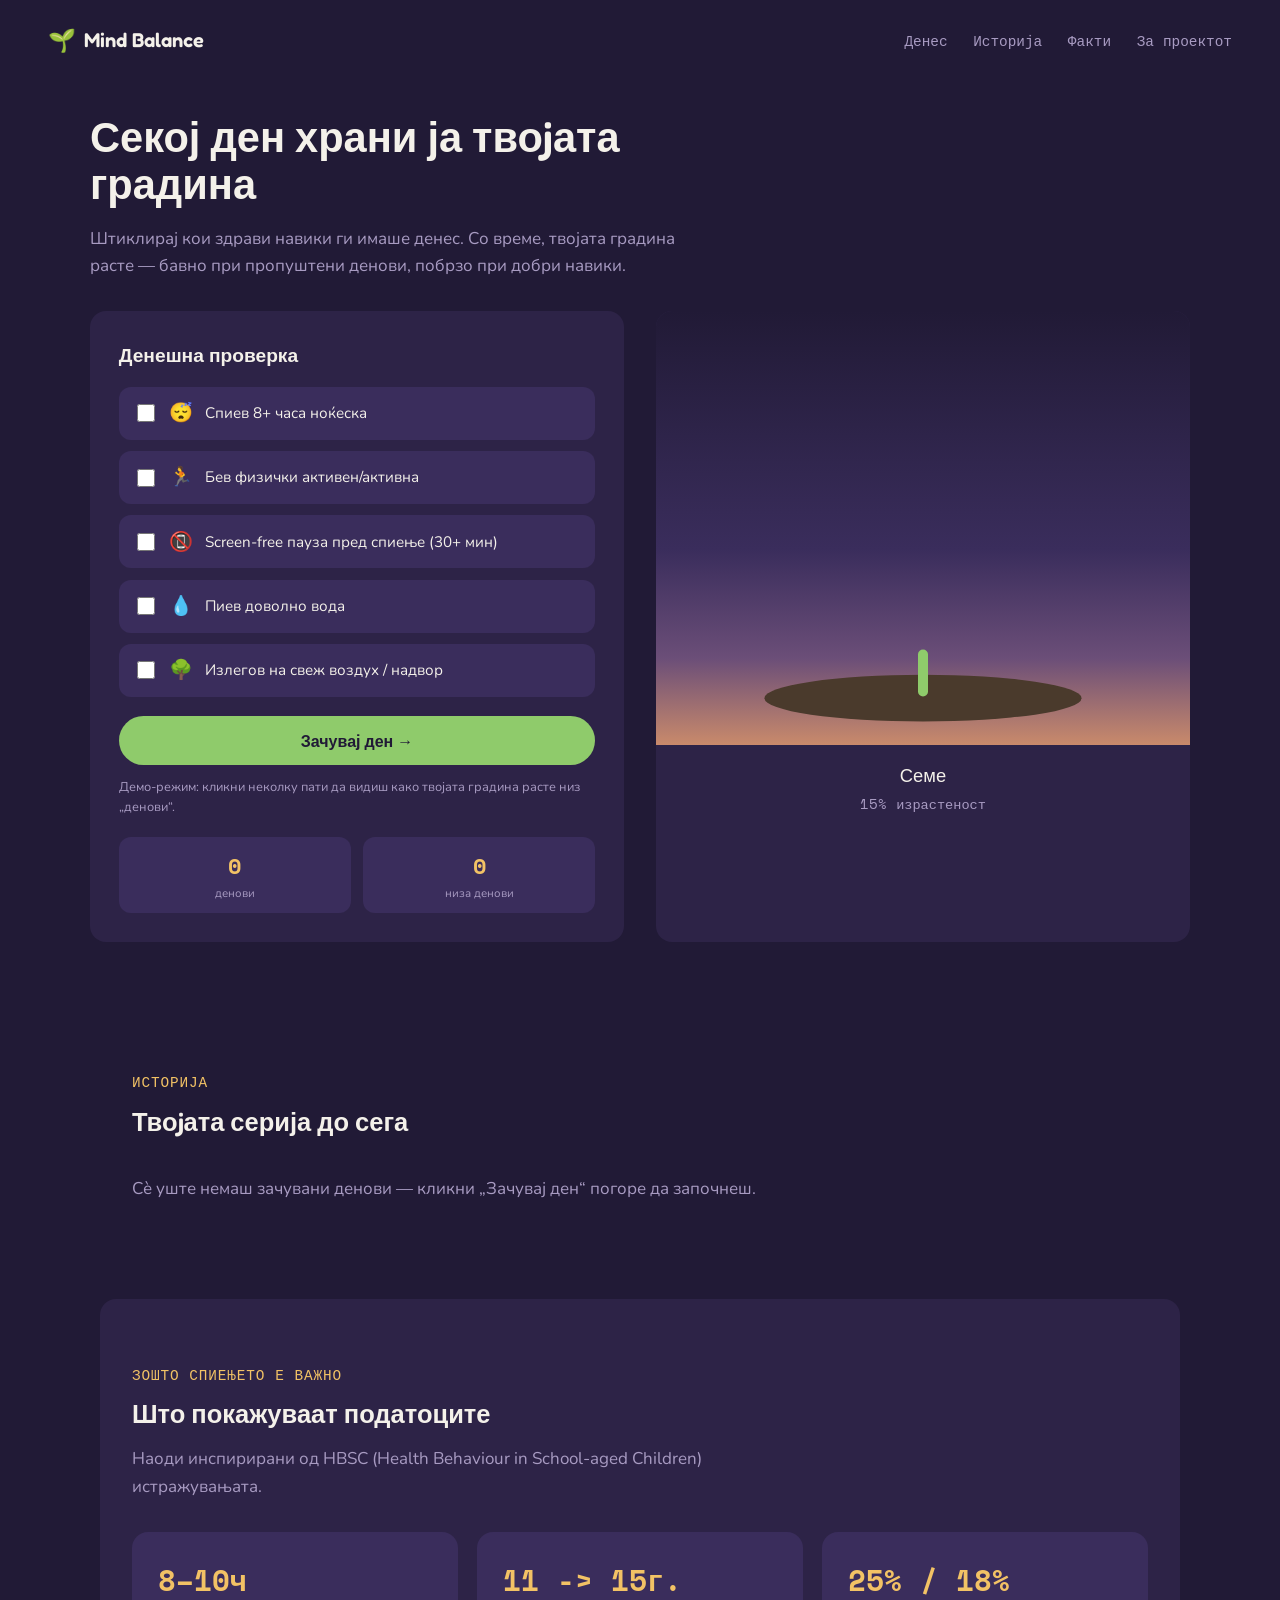
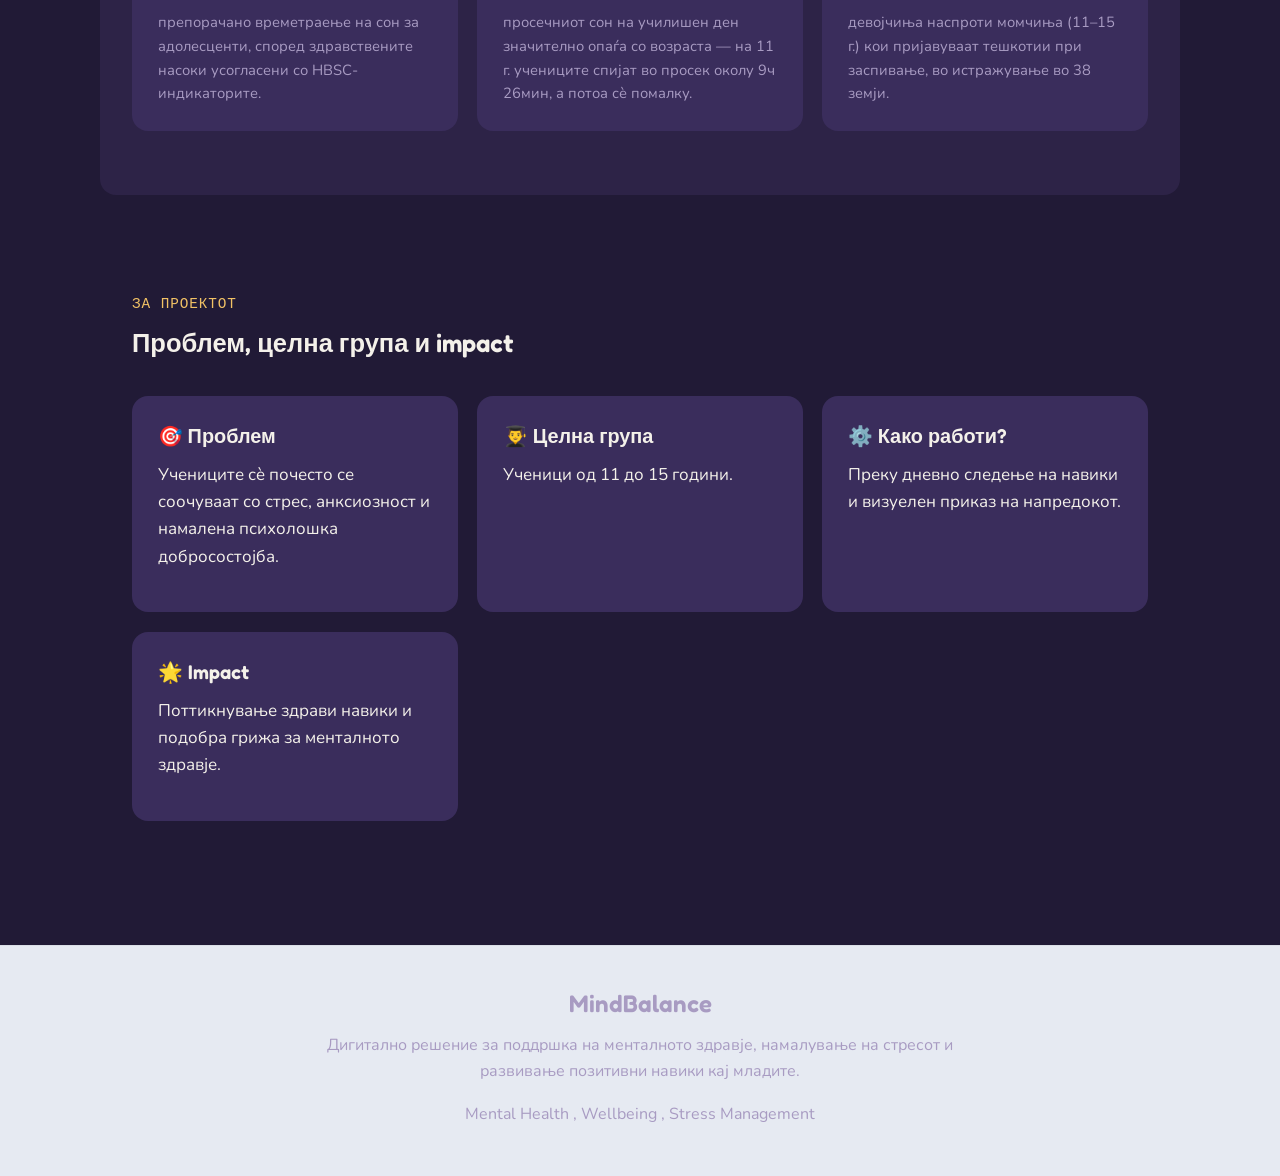
<file: index.html>
<!DOCTYPE html>
<html lang="mk">
<head>
    <meta charset="UTF-8">
    <meta name="viewport" content="width=device-width, initial-scale=1.0">
    <title>MindBalance — твоja градина на здрави навики</title>
    <link rel="preconnect" href="https://fonts.googleapis.com">
    <link rel="preconnect" href="https://fonts.gstatic.com" crossorigin>
    <link href="https://fonts.googleapis.com/css2?family=Fredoka:wght@400;500;600;700&family=Nunito:wght@400;500;600;700&family=Space+Mono:wght@400;700&display=swap" rel="stylesheet">
    <link rel="stylesheet" href="style.css">
</head>
<body>

<header class="topbar">
    <div class="topbar__brand">
        <span class="topbar__mark" aria-hidden="true">🌱</span>
        <span class="topbar__name">Mind Balance</span>
    </div>
    <nav class="topbar__nav" aria-label="Главна навигација">
        <a href="#denes">Денес</a>
        <a href="#istorija">Историја</a>
        <a href="#zaspienje">Факти</a>
        <a href="#proekt">За проектот</a>
    </nav>
</header>

<main>

    <!-- DAILY CHECK-IN + GARDEN -->
    <section class="app" id="denes">
        <div class="app__head">
            <h1>Секој ден храни ја твоjата градина</h1>
            <p class="app__lede">Штиклирај кои здрави навики ги имаше денес. Со време, твоjата градина расте — бавно при пропуштени денови, побрзо при добри навики.</p>
        </div>

        <div class="app__grid">

            <div class="checkin">
                <h2 class="checkin__title">Денешна проверка</h2>
                <ul class="habit-list">
                    <li class="habit">
                        <label>
                            <input type="checkbox" data-habit="sleep">
                            <span class="habit__icon">😴</span>
                            <span class="habit__text">Спиев 8+ часа ноќеска</span>
                        </label>
                    </li>
                    <li class="habit">
                        <label>
                            <input type="checkbox" data-habit="activity">
                            <span class="habit__icon">🏃</span>
                            <span class="habit__text">Бев физички активен/активна</span>
                        </label>
                    </li>
                    <li class="habit">
                        <label>
                            <input type="checkbox" data-habit="screenfree">
                            <span class="habit__icon">📵</span>
                            <span class="habit__text">Screen-free пауза пред спиење (30+ мин)</span>
                        </label>
                    </li>
                    <li class="habit">
                        <label>
                            <input type="checkbox" data-habit="water">
                            <span class="habit__icon">💧</span>
                            <span class="habit__text">Пиев доволно вода</span>
                        </label>
                    </li>
                    <li class="habit">
                        <label>
                            <input type="checkbox" data-habit="outdoors">
                            <span class="habit__icon">🌳</span>
                            <span class="habit__text">Излегов на свеж воздух / надвор</span>
                        </label>
                    </li>
                </ul>

                <button class="btn btn--primary btn--wide" id="saveDayBtn">Зачувај ден →</button>
                <p class="checkin__hint">Демо-режим: кликни неколку пати да видиш како твоjата градина расте низ „денови“.</p>

                <div class="badges">
                    <span class="badge"><span class="badge__num" id="dayCount">0</span><span class="badge__label">денови</span></span>
                    <span class="badge"><span class="badge__num" id="streakCount">0</span><span class="badge__label">низа денови </span></span>
                </div>
            </div>

            <div class="garden-wrap">
                <div class="garden-sky">
                    <svg id="gardenSvg" viewBox="0 0 320 260" role="img" aria-label="Илустрација на растечка градина според твоите навики">
                        <ellipse cx="160" cy="232" rx="95" ry="14" class="garden-soil"/>
                        <line x1="160" y1="228" x2="160" y2="80" id="stemLine" class="garden-stem"/>
                        <g id="leaf1" class="garden-leaf">
                            <path d="M160,170 C130,160 120,140 140,128 C155,140 160,155 160,170 Z" class="garden-leaf__shape"/>
                        </g>
                        <g id="leaf2" class="garden-leaf">
                            <path d="M160,150 C190,140 200,120 180,108 C165,120 160,135 160,150 Z" class="garden-leaf__shape"/>
                        </g>
                        <g id="bud" class="garden-bud">
                            <circle cx="160" cy="80" r="11" class="garden-bud__shape"/>
                        </g>
                        <g id="flower" class="garden-flower">
                            <circle cx="160" cy="58" r="9" class="petal"/>
                            <circle cx="178" cy="70" r="9" class="petal"/>
                            <circle cx="172" cy="92" r="9" class="petal"/>
                            <circle cx="148" cy="92" r="9" class="petal"/>
                            <circle cx="142" cy="70" r="9" class="petal"/>
                            <circle cx="160" cy="75" r="8" class="flower-center"/>
                        </g>
                    </svg>
                </div>
                <p class="garden-stage" id="gardenStage">Никулец</p>
                <p class="garden-pct"><span id="growthPct">15</span>% израстеност</p>
                <p class="garden-msg" id="gardenMsg"></p>
            </div>

        </div>
    </section>

    <!-- HISTORY -->
    <section class="panel" id="istorija">
        <div class="panel__head">
            <p class="eyebrow">Историја</p>
            <h2>Твоjата серија до сега</h2>
        </div>
        <p class="panel__sub" id="historyEmpty">Сѐ уште немаш зачувани денови — кликни „Зачувај ден“ погоре да започнеш.</p>
        <div class="history-strip" id="historyStrip" hidden></div>
    </section>

    <!-- SLEEP SCIENCE -->
    <section class="panel panel--dark" id="zaspienje">
        <div class="panel__head">
            <p class="eyebrow">Зошто спиењето е важно</p>
            <h2>Што покажуваат податоците</h2>
            <p class="panel__sub">Наоди инспирирани од HBSC (Health Behaviour in School-aged Children) истражувањата.</p>
        </div>
        <div class="stat-grid">
            <div class="stat-card">
                <span class="stat-card__num">8–10ч</span>
                <p class="stat-card__text">препорачано времетраење на сон за адолесценти, според здравствените насоки усогласени со HBSC-индикаторите.</p>
            </div>
            <div class="stat-card">
                <span class="stat-card__num">11 -> 15г.</span>
                <p class="stat-card__text">просечниот сон на училишен ден значително опаѓа со возраста — на 11 г. учениците спијат во просек околу 9ч 26мин, а потоа сѐ помалку.</p>
            </div>
            <div class="stat-card">
                <span class="stat-card__num">25% / 18%</span>
                <p class="stat-card__text">девојчиња наспроти момчиња (11–15 г.) кои пријавуваат тешкотии при заспивање, во истражување во 38 земји.</p>
            </div>
        </div>
    </section>

    <!-- ABOUT -->
    <section class="panel panel--about" id="proekt">
        <div class="panel__head">
            <p class="eyebrow">За проектот</p>
            <h2>Проблем, целна група и impact</h2>
        </div>
        <div>

            <div class="stat-grid">

                <div class="stat-card">
                    <h3>🎯 Проблем</h3>
                    <p>
                        Учениците сè почесто се соочуваат со стрес,
                        анксиозност и намалена психолошка добросостојба.
                    </p>
                </div>

                <div class="stat-card">
                    <h3>👨‍🎓 Целна група</h3>
                    <p>
                        Ученици од 11 до 15 години.
                    </p>
                </div>

                <div class="stat-card">
                    <h3>⚙️ Како работи?</h3>
                    <p>
                        Преку дневно следење на навики и визуелен
                        приказ на напредокот.
                    </p>
                </div>

                <div class="stat-card">
                    <h3>🌟 Impact</h3>
                    <p>
                        Поттикнување здрави навики и подобра грижа
                        за менталното здравје.
                    </p>
                </div>

            </div>
        </div>
    </section>

</main>

<!--<footer class="footer">-->
<!--  <p>Изработено како дополнителна задача по ПНУВ · инспирирано од HBSC (Health Behaviour in School-aged Children) · едукативен прототип, без чување податоци на сервер.</p>-->
<!--</footer>-->

<footer class="footer">

    <h2>MindBalance</h2>

    <p>
        Дигитално решение за поддршка на менталното здравје,
        намалување на стресот и развивање позитивни навики кај младите.
    </p>

    <div class="footer-tags">
        <span>Mental Health , </span>
        <span>Wellbeing , </span>
        <span>Stress Management</span>
    </div>


</footer>

<script src="script.js"></script>
</body>
</html>
</file>
<file: style.css>
/* ============================================================
   Никни — design tokens
   ============================================================ */
:root{
  --ink:        #211A36;
  --surface:    #2D2347;
  --surface-2:  #3A2D5C;
  --green:      #8FCB6B;   /* growth */
  --gold:       #F2C265;   /* dawn / streak / water highlight */
  --pink:       #E991A8;   /* flower petals */
  --text:       #F4F1EA;
  --muted:      #A89BC2;

  --font-display: "Fredoka", sans-serif;
  --font-body:    "Nunito", sans-serif;
  --font-mono:    "Space Mono", monospace;

  --radius: 16px;
  --max-w: 1080px;
}

@media (prefers-reduced-motion: reduce){
  *{ animation-duration: 0.001ms !important; transition-duration: 0.001ms !important; }
}

*{ box-sizing: border-box; }
html{ scroll-behavior: smooth; }

body{
  margin:0;
  background: var(--ink);
  color: var(--text);
  font-family: var(--font-body);
  line-height: 1.6;
  font-size: 17px;
}

::selection{ background: var(--green); color: var(--ink); }
a{ color: var(--green); }

:focus-visible{
  outline: 2px solid var(--gold);
  outline-offset: 3px;
  border-radius: 4px;
}

h1,h2,h3{ font-family: var(--font-display); font-weight: 600; margin: 0 0 0.4em; }
p{ margin: 0 0 1em; color: var(--text); }

.eyebrow{
  font-family: var(--font-mono);
  font-size: 0.90rem;
  letter-spacing: 0.06em;
  text-transform: uppercase;
  color: var(--gold);
  margin: 0 0 0.6em;
}

/* ============================================================
   Topbar
   ============================================================ */
.topbar{
  display:flex; align-items:center; justify-content:space-between;
  padding: 1.4rem clamp(1.2rem, 4vw, 3rem);
  max-width: 1280px; margin: 0 auto;
}
.topbar__brand{ display:flex; align-items:center; gap:0.5rem; font-family: var(--font-display); font-weight:600; font-size:1.25rem; }
.topbar__mark{ font-size:1.4rem; }
.topbar__nav{ display:flex; gap: clamp(0.8rem, 2vw, 1.6rem); font-family: var(--font-mono); font-size: 0.90rem; }
.topbar__nav a{ color: var(--muted); text-decoration:none; }
.topbar__nav a:hover{ color: var(--text); }

/* ============================================================
   Buttons
   ============================================================ */
.btn{
  display:inline-flex; align-items:center; justify-content:center; gap:0.5rem;
  font-family: var(--font-display); font-weight:600; font-size: 1rem;
  padding: 0.85rem 1.6rem; border-radius: 999px; border: 1px solid transparent;
  cursor:pointer; text-decoration:none; transition: transform .15s ease, background .15s ease;
}
.btn--primary{ background: var(--green); color: var(--ink); }
.btn--primary:hover{ transform: translateY(-1px); background:#a3d984; }
.btn--wide{ width:100%; }

/* ============================================================
   App section (daily check-in dashboard — the page's main job)
   ============================================================ */
.app{
  max-width: 1180px; margin: 0 auto;
  padding: clamp(1rem, 4vw, 2rem) clamp(1.2rem, 4vw, 2.5rem) clamp(2.5rem, 5vw, 4rem);
}
.app__head{ max-width: 60ch; margin-bottom: 2rem; }
.app__head h1{ font-size: clamp(1.9rem, 4vw, 2.6rem); line-height:1.15; }
.app__lede{ color: var(--muted); }

.app__grid{
  display:grid; grid-template-columns: 1fr 1fr; gap: 2rem;
  align-items: stretch;
}

.checkin{
  background: var(--surface); border-radius: var(--radius);
  padding: 1.8rem; display:flex; flex-direction:column;
}
.checkin__title{ font-size: 1.2rem; margin-bottom: 1rem; }
.habit-list{ list-style:none; margin:0 0 1.2rem; padding:0; display:flex; flex-direction:column; gap:0.7rem; }
.habit label{
  display:flex; align-items:center; gap:0.7rem; cursor:pointer;
  background: var(--surface-2); padding: 0.7rem 0.9rem; border-radius: 12px;
  transition: background .15s ease;
}
.habit input[type="checkbox"]{ width:18px; height:18px; accent-color: var(--green); cursor:pointer; flex-shrink:0; }
.habit__icon{ font-size: 1.2rem; }
.habit__text{ font-size: 0.95rem; }
.habit:has(input:checked) label{ background: rgba(143,203,107,0.18); }

.checkin__hint{ font-size: 0.8rem; color: var(--muted); margin: 0.7rem 0 0; }

.badges{ display:flex; gap: 0.8rem; margin-top: 1.2rem; }
.badge{
  background: var(--surface-2); border-radius: 12px; padding: 0.7rem 1rem;
  display:flex; flex-direction:column; align-items:center; flex:1;
}
.badge__num{ font-family: var(--font-mono); font-size: 1.4rem; color: var(--gold); font-weight:700; }
.badge__label{ font-size: 0.72rem; color: var(--muted); }

/* ============================================================
   Garden visual (signature element)
   ============================================================ */
.garden-wrap{
  display:flex; flex-direction:column; align-items:center; text-align:center;
  border-radius: var(--radius); overflow:hidden; background: var(--surface);
}
.garden-sky{
  width:100%; aspect-ratio: 320/260;
  background: linear-gradient(180deg, #211A36 0%, #3A2D5C 55%, #6B4E78 80%, #C98A6B 100%);
  display:flex; align-items:flex-end; justify-content:center;
}
.garden-sky svg{ width: 100%; height: 100%; }
.garden-soil{ fill: #4A3A2C; }
.garden-stem{
  stroke: var(--green); stroke-width: 6; stroke-linecap: round;
  stroke-dasharray: 148; stroke-dashoffset: 148;
  transition: stroke-dashoffset 0.8s ease;
}
.garden-leaf{ opacity: 0; transform-origin: center; transition: opacity 0.6s ease; }
.garden-leaf__shape{ fill: var(--green); }
.garden-bud{ opacity: 0; transition: opacity 0.5s ease; }
.garden-bud__shape{ fill: #C9DDA0; }
.garden-flower{ opacity: 0; transition: opacity 0.6s ease; }
.petal{ fill: var(--pink); }
.flower-center{ fill: var(--gold); }

.garden-stage{ font-family: var(--font-display); font-size: 1.15rem; margin: 1rem 0 0.2rem; }
.garden-pct{ font-family: var(--font-mono); color: var(--muted); font-size: 0.85rem; margin: 0; }
.garden-msg{ font-size: 0.85rem; color: var(--gold); min-height: 1.4em; margin: 0.5rem 0 1.2rem; }

/* ============================================================
   Panels
   ============================================================ */
.panel{
  max-width: var(--max-w); margin: 0 auto;
  padding: clamp(2.5rem, 6vw, 4rem) clamp(1.2rem, 4vw, 2rem);
}
.panel--dark{ background: var(--surface); border-radius: var(--radius); margin: 1rem auto 2rem; }
.panel__head{ max-width: 60ch; margin-bottom: 2rem; }
.panel__sub{ color: var(--muted); }

/* ============================================================
   History strip
   ============================================================ */
.history-strip{ display:flex; flex-wrap:wrap; gap: 0.6rem; }
.history-dot{
  width: 44px; height: 44px; border-radius: 50%;
  display:flex; align-items:center; justify-content:center;
  font-family: var(--font-mono); font-size: 0.75rem; font-weight:700; color: var(--ink);
}
.history-dot--high{ background: var(--green); }
.history-dot--mid{ background: var(--gold); }
.history-dot--low{ background: var(--surface-2); color: var(--muted); }

/* ============================================================
   Sleep stats
   ============================================================ */
.stat-grid{ display:grid; grid-template-columns: repeat(3, 1fr); gap: 1.2rem; }
.stat-card{ background: var(--surface-2); border-radius: var(--radius); padding: 1.6rem; }
.stat-card__num{ display:block; font-family: var(--font-mono); font-size: 1.8rem; color: var(--gold); font-weight:700; }
.stat-card__text{ color: var(--muted); font-size: 0.92rem; margin: 0.5rem 0 0; }
.stat-card:hover {
    transform: translateY(-5px);
    background: var(--ink);
}
#proekt > div:nth-child(2) > div > div:nth-child(n):hover {
    transform: translateY(-5px);
    background: var(--muted);
}


/* ============================================================
   About
   ============================================================ */
.about-grid{ display:grid; grid-template-columns: repeat(2, 1fr); gap: 1.8rem 2.5rem; }
.about-grid h3{ font-size: 1.05rem; color: var(--green); }
.about-grid p{ color: var(--muted); }

/* ============================================================
   Footer
   ============================================================ */
.footer{
    text-align:center;
    padding: 2.4rem 1.2rem 3rem;
    font-size: 16px;
    color: var(--muted);
    background: #e6eaf2;
    margin-top: 60px;
    border-top: 1px solid rgba(0,0,0,0.05);
}

.footer h2 {
    color: var(--primary);
    margin-bottom: 10px;
}

.footer p {
    color: var(--muted);
    max-width: 700px;
    margin: auto;
}

.footer-tags {
    margin-top: 18px;
}

/* ============================================================
   Responsive
   ============================================================ */
@media (max-width: 860px){
  .app__grid{ grid-template-columns: 1fr; }
  .stat-grid{ grid-template-columns: 1fr; }
  .about-grid{ grid-template-columns: 1fr; }
  .topbar{ flex-direction:column; gap: 0.8rem; }
}
</file>
